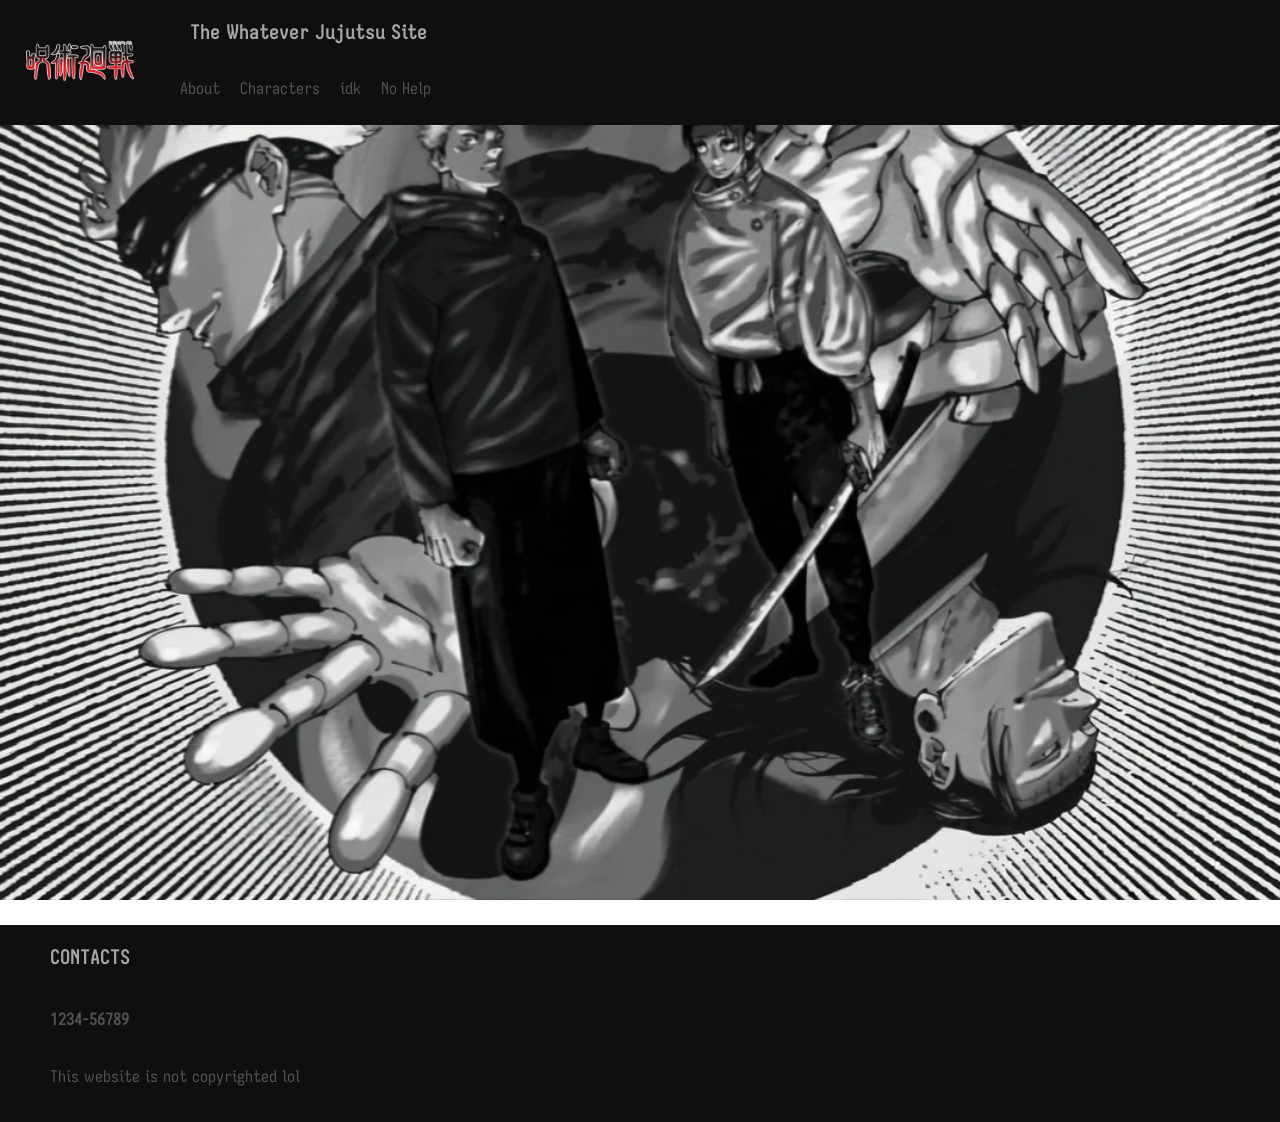
<file: index.html>
<!DOCTYPE html>
<html lang="en">
<head>
    <meta charset="UTF-8">
    <meta name="viewport" content="width=device-width, initial-scale=1.0">
    <title>This is my Jujutsu</title>
    <link rel="stylesheet" href="style.css">
    <link rel="icon" type="image/jpg" href="pictures/crazy.jpg">
</head>

<body>

    <header>
        <div class="head_contain">
            <div class="logo_head">
                <img src="pictures/logo.png">
            </div>
            <div class="title_contain">
                <h3>The Whatever Jujutsu Site </h3>
                <ul>
                    <a href="html_files/about.html"> <li> About </li> </a>
                    <a href="characters.html"> <li> Characters </li> </a>
                    <a href="html_files/idk.html"> <li> idk </li> </a>
                    <a href="html_files/nohelp.html"> <li> No Help </li></a>
                </ul>
            </div>
        </div>
    </header>

  

    <footer>
        <div class="head_contain">
            <div class="title_contain">
                <h3>CONTACTS</h3>
                <h4> 1234-56789 </h4>
                <p> This website is not copyrighted lol </p>
            </div>
        </div>

    </footer>
    
</body>

</html>
</file>
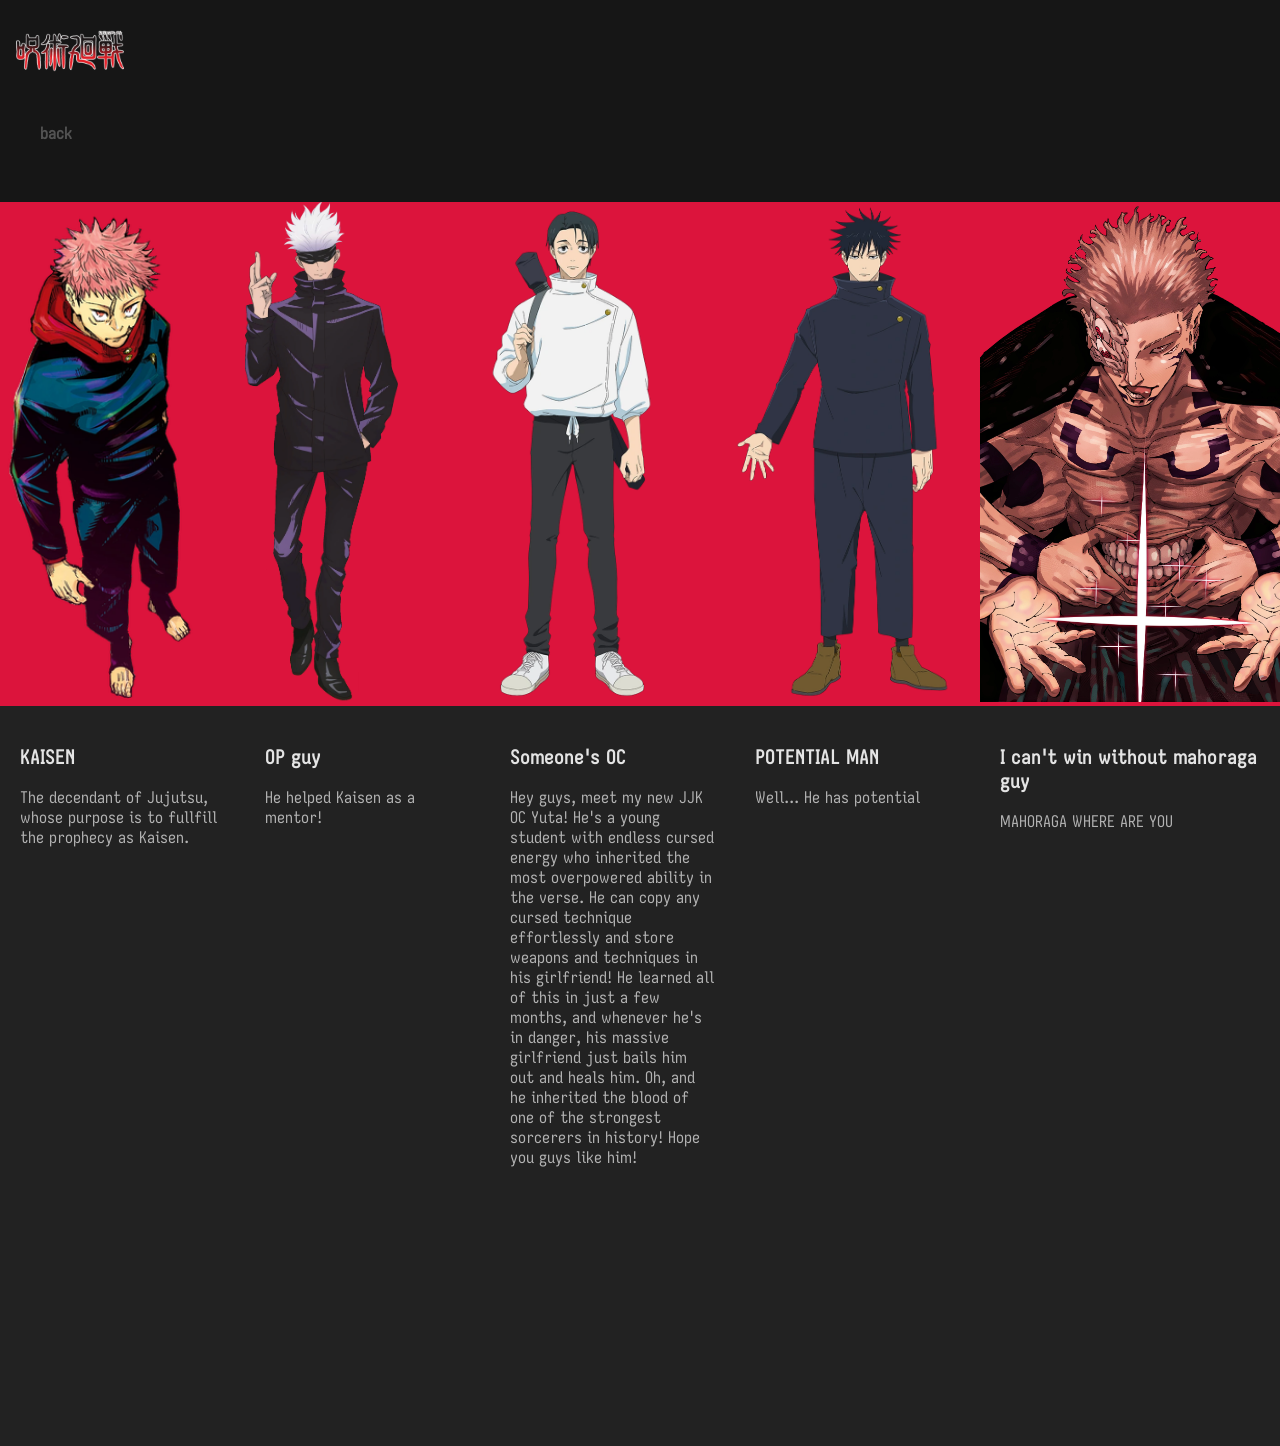
<file: characters.html>
<!DOCTYPE html>
<html lang="en">
<head>
    <meta charset="UTF-8">
    <meta name="viewport" content="width=device-width, initial-scale=1.0">
    <title>The Characters lol </title>
    <link rel="stylesheet" href="style_characters.css">
</head>

<body>
    <header>
        <div class="top_contain">
            <div class="top_image">
                <img src="pictures/logo.png">
            </div>
        </div>
    </header>
        <div class="contain_follow">
            <div class="follow_title">
                <a href="index.html">
                    <h4> back </h4>
                </a>
            </div>
        </div>
    <main>
        <div class="image_contain">
            <div class="meet_char">
                <img src="pictures/kaisen.png">
                <div class="Character_desc">
                    <h3> KAISEN </h3>
                    <p>
                        The decendant of Jujutsu, whose purpose is to fullfill the prophecy as Kaisen.
                    </p>
                </div>
            </div>
            <div class="meet_char">
                <img src="pictures/sat.png">
                <div class="Character_desc">
                    <h3> OP guy </h3>
                    <p>
                        He helped Kaisen as a mentor!
                    </p>
                </div>
            </div>
            <div class="meet_char">
                <img src="pictures/yuta.png">
                <div class="Character_desc">
                    <h3> Someone's OC </h3>
                    <p>
                        Hey guys, meet my new JJK OC Yuta! He's a young student with endless cursed energy who inherited the most overpowered ability in the verse. He can copy any cursed technique effortlessly and store weapons and techniques in his girlfriend! He learned all of this in just a few months, and whenever he's in danger, his massive girlfriend just bails him out and heals him. Oh, and he inherited the blood of one of the strongest sorcerers in history! Hope you guys like him!
                    </p>
                </div>
            </div>
             <div class="meet_char">
                <img src="pictures/potential.png">
                <div class="Character_desc">
                    <h3> POTENTIAL MAN </h3>
                    <p>
                        Well... He has potential
                    </p>
                </div>
            </div>
             <div class="meet_char">
                <img src="pictures/suku2.png">
                <div class="Character_desc">
                    <h3> I can't win without mahoraga guy </h3>
                    <p>
                        MAHORAGA WHERE ARE YOU
                    </p>
                </div>
            </div>
        </div>
    </main>
    
    
    
    
</body>

</html>
</file>
<file: style.css>
@font-face{
    src: url(font/IosevkaCharon-Regular.ttf);
    font-family: you;
}

body{
    background-image: url(pictures/Gege_bg_art.png);
    background-repeat: no-repeat;
    background-position: center;
    background-attachment:fixed;
    background-size: cover;
    margin:0;
    padding:0;
}

header{
    background-color:rgb(15, 15, 15);
    margin-top: 0px;
    margin-left:0px;
    padding-top: 1px; /*remobe the default padding which causes a margin collapse */
}

footer{
    
    background-color:rgb(15, 15, 15);
    padding-top: 1px; /*remobe the default padding which causes a margin collapse */
    margin-bottom:0px;
    margin-top:800px

}

.head_contain{
    display:flex;
    justify-content: flex-start;
}

.logo_head{
    margin-left: 20px;
}

.logo_head img{
    height:120px;
}

.title_contain{
    display:flex;
    flex-direction: column;
}

.title_contain h3{
    padding-left: 50px;
    font-family: you, Verdana, Geneva, Tahoma, sans-serif;
    color:rgb(165, 165, 165);
}

.title_contain a{
    font-family: you, Verdana, Geneva, Tahoma, sans-serif;
    color:rgb(83, 83, 83);
    text-decoration: none;
}

.title_contain ul{
    display: flex;
    list-style:none;
    gap:20px;
    font-family: you, Verdana, Geneva, Tahoma, sans-serif;
    color:rgb(83, 83, 83);
}

.title_contain h4{
    padding-left: 50px;
    font-family: you, Verdana, Geneva, Tahoma, sans-serif;
    color:rgb(83, 83, 83);
}
.title_contain p{
    padding-left: 50px;
    padding-bottom: 20px;
    font-family: you, Verdana, Geneva, Tahoma, sans-serif;
    color:rgb(83, 83, 83);
}
</file>
<file: style_characters.css>
@font-face{
    src: url(font/IosevkaCharon-Regular.ttf);
    font-family: you;
}
body{
    background-color: rgb(29, 29, 29);
    margin:0;
    padding:0;
}

.header{
    background-color: rgb(22, 22, 22);
    display: flex;
}
.top_contain{
    background-color: rgb(22, 22, 22);
    height:100px;
    padding-top:1px
}

.top_image img{
    margin-top:-10px;
    margin-left:10px;
    height:120px
}
.contain_follow{
    background-color: rgb(22, 22, 22);
    height:100px; /*also important*/
    padding-top:1px;
    position:sticky;
    top:0; /*important cause it tells where the div is placed during scrolling*/
    width:100%; /*also important*/
}

.follow_title{
    margin-left:40px;
}

.contain_follow a{
    font-family: you, Verdana, Geneva, Tahoma, sans-serif;
    color:rgb(83, 83, 83);
    text-decoration: none;
}

/*-----------------------------------------------------------------------------------------*/

.image_contain{
    display:flex;
    overflow:auto;
}


.meet_char{
    width:300px;
    background-color: crimson;
}

.meet_char img{
    height:500px
}

.Character_desc{
    background-color: rgb(34, 34, 34);
    padding:20px;
    height:700px;
}

.Character_desc h3{
    font-family: you, Verdana, Geneva, Tahoma, sans-serif;
    color:rgb(228, 228, 228);
}

.Character_desc p{
    font-family: you, Verdana, Geneva, Tahoma, sans-serif;
    color:rgb(179, 179, 179);
}
</file>
